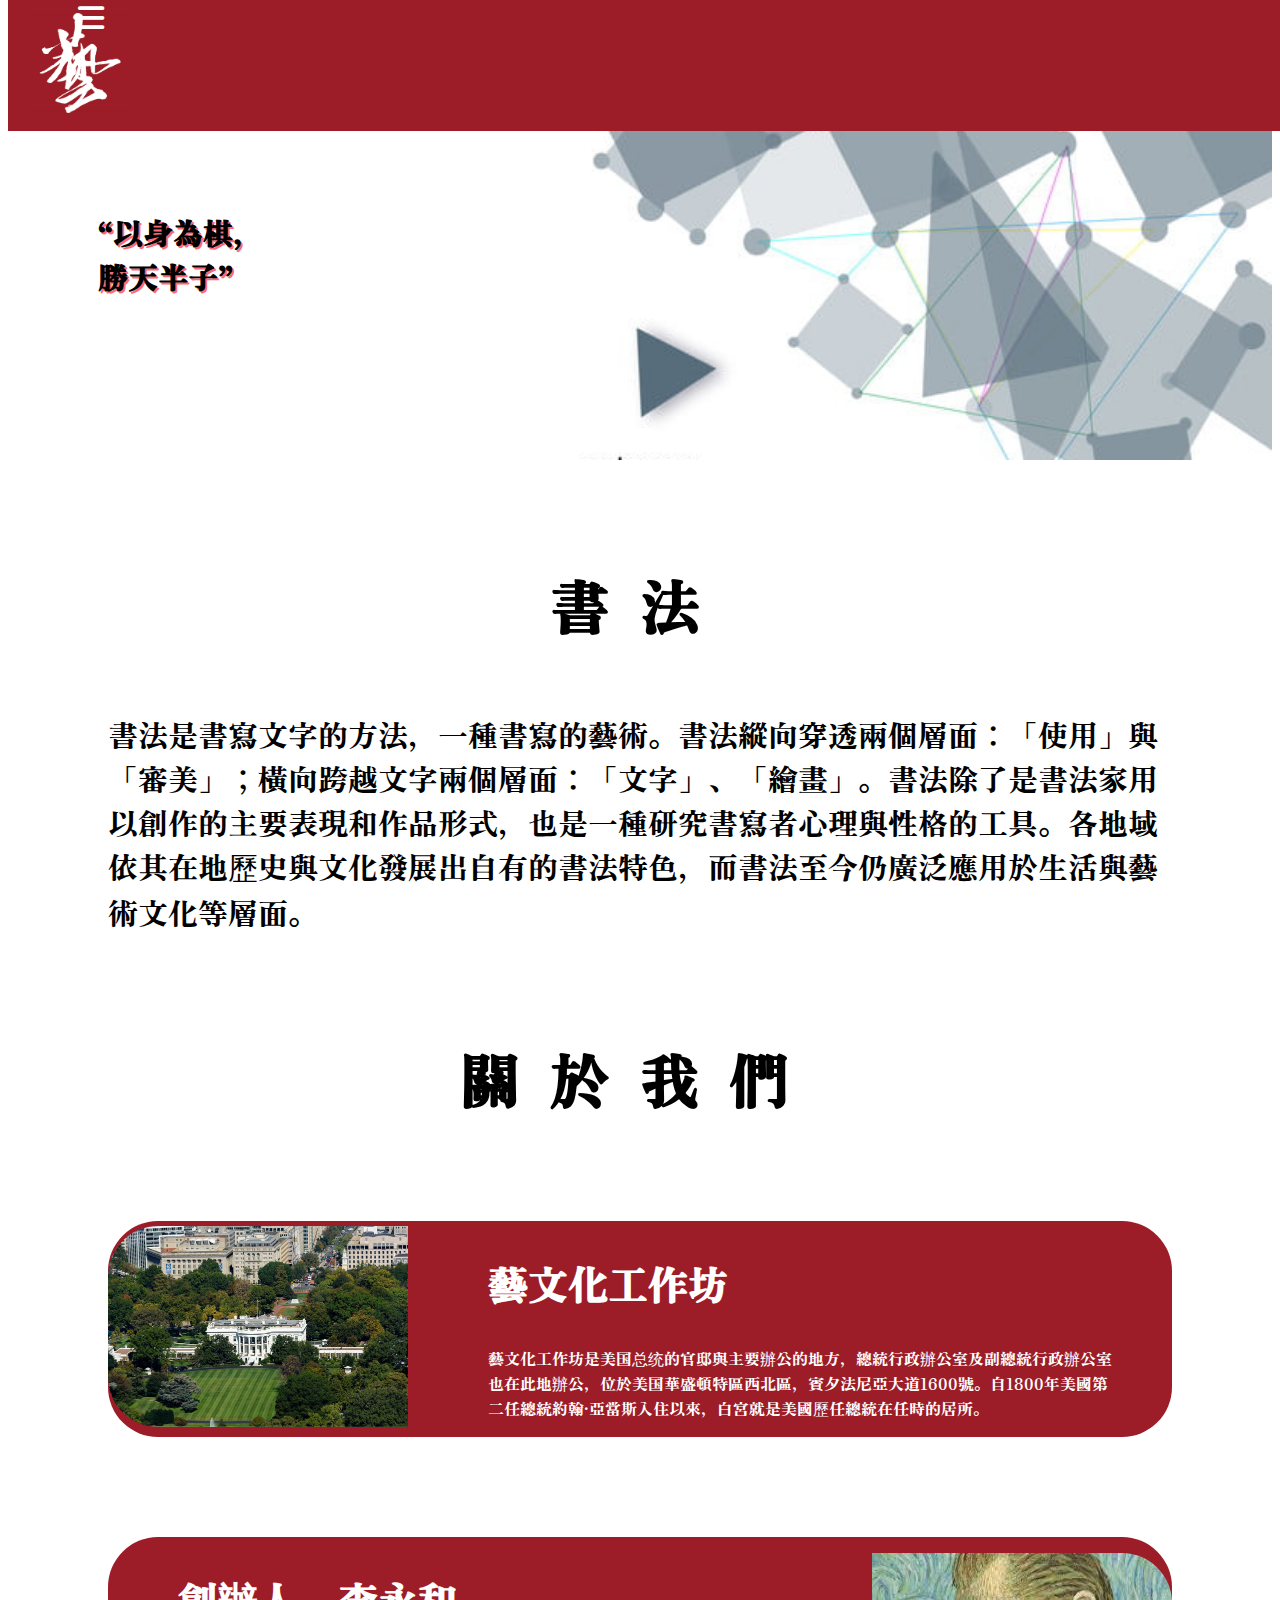
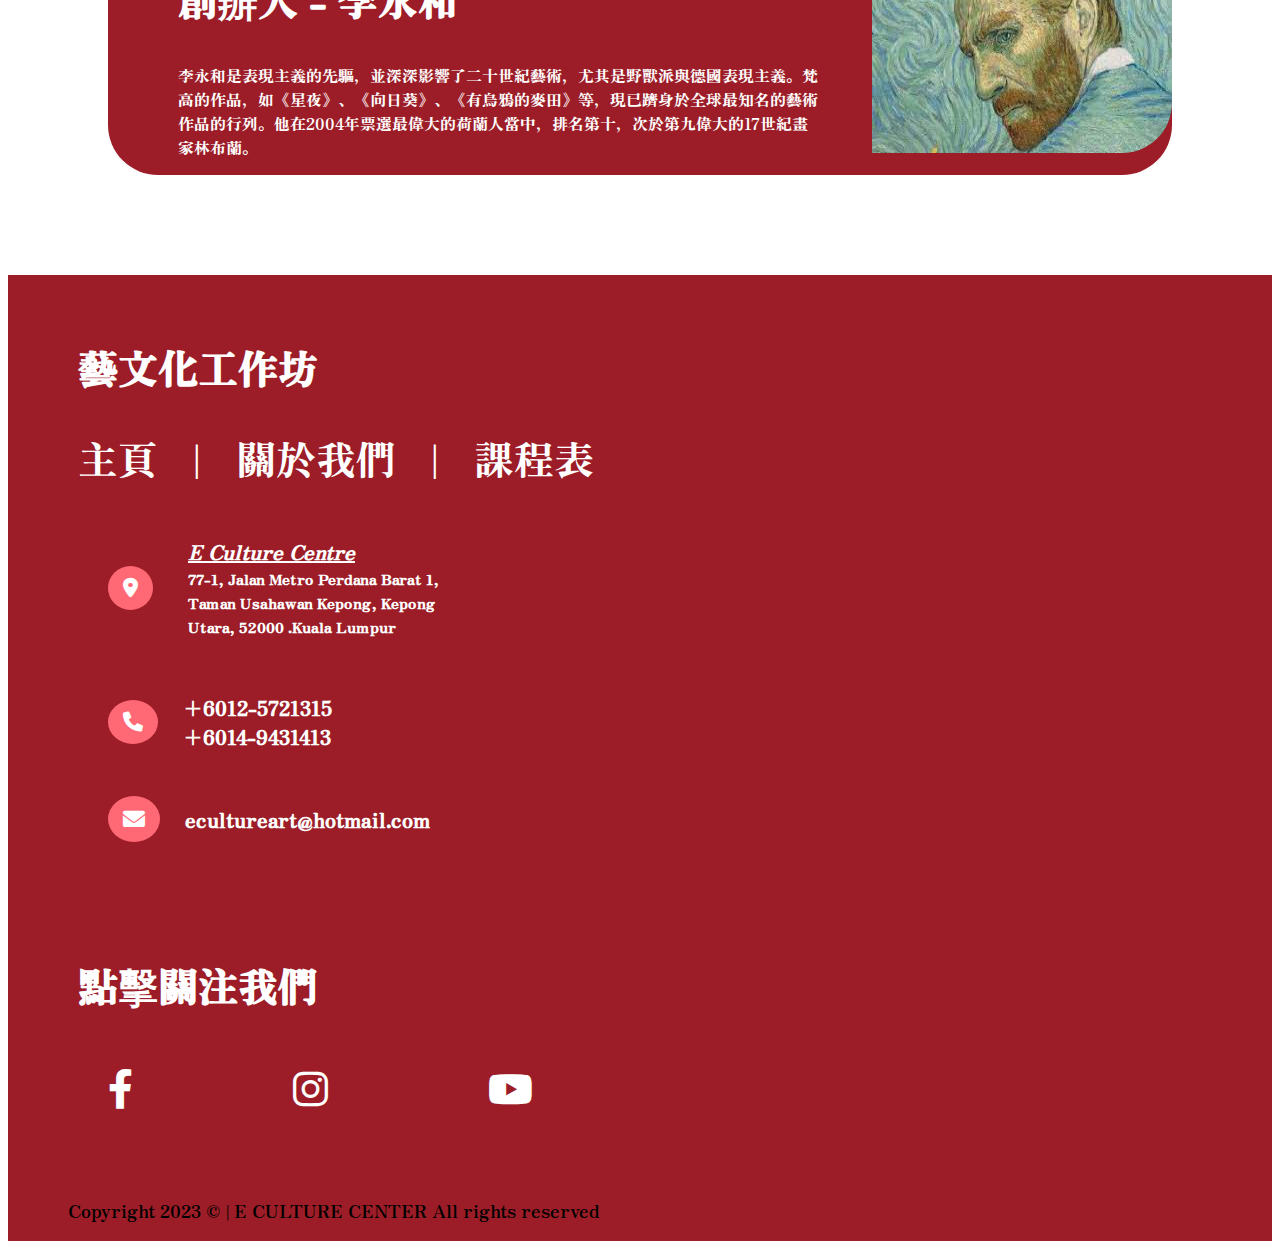
<file: index.html>
<!DOCTYPE html>
<html lang="zh-Hant">
<head>
    <meta charset="UTF-8">
    <meta name="viewport" content="width=device-width, initial-scale=1.0">
    <title>E Culture Center</title>
    <link href="https://cdn.jsdelivr.net/npm/bootstrap@5.3.2/dist/css/bootstrap.min.css" rel="stylesheet" integrity="sha384-T3c6CoIi6uLrA9TneNEoa7RxnatzjcDSCmG1MXxSR1GAsXEV/Dwwykc2MPK8M2HN" crossorigin="anonymous">
    <link href="nav_foo.css" rel="stylesheet">
    <link href="content.css" rel="stylesheet">
    <link rel="preconnect" href="https://fonts.googleapis.com">
    <link rel="preconnect" href="https://fonts.gstatic.com" crossorigin>
    <link href="https://fonts.googleapis.com/css2?family=Libre+Baskerville&family=Noto+Sans+Old+Permic&family=Zen+Antique+Soft&display=swap" rel="stylesheet">
    <link rel="stylesheet" href="https://cdnjs.cloudflare.com/ajax/libs/font-awesome/6.0.0-beta3/css/all.min.css">
</head>
<style>
    body{
        width: auto;
        font-family: 'Zen Antique Soft', 'Times New Roman', Times, serif;
    }
</style>
<body>
<!--Navbar-->
    <nav class="navbar">
        <a><img src="./images/ecc_logo.png" alt="logo" class="ecc_logo"></a>
        <i class="fas fa-bars" id="bars-icon"></i>
        <div class="nav-section" id="nav_section">
            <a class="nav-btn" id="mainpage-nav">主頁</a>
            <a class="nav-btn" id="about-us-nav">關於我們</a>
            <a class="nav-btn" id="timetable-nav">課程表</a>
        </div>
    </nav>
    
<!--Slogan & Banner(Banner called in CSS)-->
    <div id="slogan">
        <h2>
            “以身為棋，<br/>勝天半子”
        </h2>
    </div>
<!--Calligraphy Intro-->
    <div class="calligraphy-intro">
        <h1>書法</h1>
        <p>書法是書寫文字的方法，一種書寫的藝術。書法縱向穿透兩個層面：「使用」與「審美」；橫向跨越文字兩個層面：「文字」、「繪畫」。書法除了是書法家用以創作的主要表現和作品形式，也是一種研究書寫者心理與性格的工具。各地域依其在地歷史與文化發展出自有的書法特色，而書法至今仍廣泛應用於生活與藝術文化等層面。</p>
    </div>
<!--About Us-->
    <div class = "about-us-section">
    <div class = "about-us-title"><h1>關於我們</h1></div>
<!--E Culture Center Location Introduce-->
        <div class="ecc-location-intro">
            <div class="ecc-location-image">
                <img src="./images/white-house.jpg" rel="Location_Images"/>
            </div>
            <div class="ecc-location-text">
                <h2>藝文化工作坊</h2>
                <p><span>藝文化工作坊</span>是美国总统的官邸與主要辦公的地方，總統行政辦公室及副總統行政辦公室也在此地辦公，位於美国華盛頓特區西北區，賓夕法尼亞大道1600號。自1800年美國第二任總統約翰·亞當斯入住以來，白宮就是美國歷任總統在任時的居所。</p>
            </div>
        </div>
<!--Founder-Intro-->
        <div class="founder-intro">
            <div class="founder-intro-text">
                <h2>創辦人 - 李永和</h2>
                <p><span>李永和</span>是表現主義的先驅，並深深影響了二十世紀藝術，尤其是野獸派與德國表現主義。梵高的作品，如《星夜》、《向日葵》、《有烏鴉的麥田》等，現已躋身於全球最知名的藝術作品的行列。他在2004年票選最偉大的荷蘭人當中，排名第十，次於第九偉大的17世紀畫家林布蘭。</p>
            </div>
            <div class="founder-intro-image">
                <img src="./images/vangolf-sample.jpg" rel="Location_Images"/>
            </div>
        </div>
    </div>
<!--Footer-->
    <footer class="footer">
        <div class="footer-column-1">
            <h2 id="footer-title" style="font-weight: bold;">藝文化工作坊</h2>
            <div class = "footer-navbar">
                <a class="footer-column-1-btn">主頁</a>
                <span>|</span>
                <a class="footer-column-1-btn">關於我們</a>
                <span>|</span>
                <a class="footer-column-1-btn">課程表</a>
            </div>
        </div>
        <div class="footer-copyright-text">
            <p>Copyright 2023 © | E CULTURE CENTER All rights reserved</p>
        </div>
        
        <div class="footer-column-2-btn" id="footer-location">
            <i class="fa-solid fa-location-dot" id="footer-location-icon"></i>
            <div>
                <a> 
                <span style="font-weight: bold; font-size: 20px; font-style: italic; text-decoration: underline;">E Culture Centre</span><br/>
                77-1, Jalan Metro Perdana Barat 1,<br/>
                Taman Usahawan Kepong, Kepong<br/>
                Utara, 52000 .Kuala Lumpur
                </a>
            </div>
        </div>
        <div class="footer-column-2-btn" id="footer-phone">
            <i class="fa-solid fa-phone" id="footer-phone-icon"></i>
            <p>
            +6012-5721315<br/>
            +6014-9431413
            </p>
        </div>
        <div class="footer-column-2-btn" id="footer-email">
            <i class="fa-solid fa-envelope" id="footer-email-icon" style="font-size: 22px;"></i>
            <a href="mailto: ecultureart@hotmail.com">
            ecultureart@hotmail.com
            </a>
        </div>
        
        <div class="footer-column-3">
            <h2 style="font-weight: bold;">點擊關注我們</h2>
            <div id="footer-column-3-icons">
                <i class="fa-brands fa-facebook-f footer-column-3-btn" id="footer-fb"></i>
                <i class="fa-brands fa-instagram footer-column-3-btn" id="footer-ig"></i>
                <i class="fa-brands fa-youtube footer-column-3-btn" id="footer-yt"></i>
            </div>
        </div>
    </footer>
    <script src="mainpage.js"></script>
</body>
</html>
</file>
<file: nav_foo.css>
/***Nav-Bar***/
.navbar{
    width:100%;
    background-color: #9C1D27;
    padding: 20px 0px;
    position: fixed; /* Add this to make the navbar fixed */
    top: 0; /* Stick it to the top of the viewport */
    z-index: 2; /* Ensure it's above other elements */
}

.ecc_logo{
    position: relative;
    width: 100px;
    height: 100px;
    left: 80px;
}

.nav-section{
    display: flex;
    align-items: center;
    gap: 30px;
    margin-right: 200px;
    font-size: 30px; 
    z-index: 1;
}

.nav-btn{
    color: white;
    text-decoration: none;
    padding: 20px 42px;
    border-radius: 35px;
}

.nav-btn:hover{
    background-color: #ff3142;
    cursor: pointer;
}

#bars-icon {
    display: none;
    position: relative;
    right: 50px;
    font-size: 30px;
    color: white;
}

/***Footer***/
.footer{
    width: 100%;
    display: grid;
    background-color: #9C1D27;
    color:white;
    grid-template-columns: 1fr 1fr 1fr;
    grid-template-rows: 1fr 1fr 1fr;
}

.footer-column-1{
    position: relative;
    left: 100px;
    margin-top: 30px;
    display: flex;
    flex-direction: column;
    justify-content: center;
}

.footer-column-1-btn{
    text-decoration: none;
    color: white;
    font-size: 20px;
}

.footer-navbar span{
    font-size: 20px;
}

.footer-column-1-btn:hover{
    color:#ff6976;
    cursor: pointer;
}
.footer-copyright-text{
    margin-top: 20px;
    color: black;
    grid-area: 2/1/3/2;
    position: relative;
    left: 100px
}

#footer-location{
    display: flex;
    align-items: center;
    gap:35px;
    /*margin-top: ;*/
    position: relative;
    top: 20px; 
    left:200px;
}
#footer-location-icon, #footer-phone-icon, #footer-email-icon{
    background-color: #ff6976;
    padding: 12px 15px;
    font-size: 20px;
    border-radius: 50%;
}
#footer-phone{
    display: flex;
    align-items: center;
    position: relative;
    top: 15px;
    left:200px;
    gap:25px;
    grid-area: 2/2/3/3;
}

#footer-email{
    display: flex;
    align-items: center;
    position: relative;
    left:200px;
    gap:25px;
    grid-area: 3/2/4/3;
}

.footer-column-2-btn a{
    color:white;
    text-decoration: none;
}

.footer-column-3{
    margin-top: 40px ;
    margin-left: 200px;
}

#footer-column-3-icons{
    display: flex;
    font-size: 30px;
    margin-top: 20px;
    gap:30px;
}
.footer-column-3-btn{
    border-radius: 10px;
    padding: 12px 16px;
}
.footer-column-3-btn:hover{
    background-color: #ff6976;
}

@media (max-width: 1300px){

    /***Navbar***/
    .navbar {
        display: flex;
        padding: 3px 0px;
        gap: 0px;
    }
    .nav-section {
        position: absolute;
        top: 100%;
        left: 0;
        margin-right: 0px; /* This line is relevant */
        background-color: #9C1D27;
        display: none;
        flex-direction: column;
        align-items: flex-start;
        z-index: 2;
    }
    .ecc_logo{
        left: 10px;
        padding: 10px;
    }
    #bars-icon{
        display: flex;
    }
    .show-nav-section{
        display: flex;
        flex-direction: column;
        width: 100%;
        margin: auto !important;
        padding: auto;
        z-index: 2;
        gap: 0px;
        #mainpage-nav{
            border-top: 8px ridge #ff3142;
        }
        .nav-btn{
            display: flex;
            text-align: center;
            font-size: 40px;
            font-weight: bold;
            height: 90px;
            letter-spacing: 30px;
            width: 100%;
            justify-content: center;
            align-items: center;
            border-radius: 0px;
        }
        .nav-btn:hover{
            background-color: #ff3142;
            width: 100%;
            border-radius: 0%;
        }
        #timetable-nav{
            border-bottom: 5px solid #ff3142;
        }
    }
    
    /***Footer***/
    .footer{
        display: flex;
        flex-direction: column;
        
    }
    .footer-column-1{
        margin-left: 70px;
        left:0px;
    }
    h2{
        font-size: 40px;
    }
    .footer-navbar{
        display: flex;
        gap:35px
    }
    .footer-column-1-btn{
        font-size: 40px;
    }
    .footer-navbar span{
        font-size: 40px;
    }
    .footer-copyright-text{
        margin-left: 60px;
        left:0px;
        font-size: 18px;
        order:1;
    }
    #footer-location{
        margin-top: 30px;
        margin-bottom:40px;
        margin-left: 100px;
        left: 0px;
    }
    #footer-location a {
        font-weight: bold;
        font-size: 15px;
    }
    #footer-location a span {
        font-size: 20px !important; 
    }
    #footer-phone{
        margin-bottom:40px;
        margin-left: 100px;
        left: 0px;
    }
    #footer-phone p{
        font-weight: bold;
        font-size: 20px;
    }
    #footer-email{
        margin-bottom:40px;
        margin-left: 100px;
        left: 0px;
        padding-right: auto;
    }
    #footer-email a{
        font-weight: bold;
        font-size: 20px;
    }
    .footer-column-3{
        margin-left: 70px;
        margin-bottom: 30px;
    }
    #footer-column-3-icons{
        gap: 100px
    }
    .footer-column-3-btn{
        padding: 20px 30px;
        font-size: 40px;
    }
}

@media(max-width:500px){
    .footer-column-1{
        margin-left: 10px;
    }
    .footer-navbar{
        gap:10px
    }
    .footer-column-1-btn, .footer-navbar span{
        font-size: 20px;
    }
    .footer-copyright-text{
        margin-left: 0px;
        font-size: 10px;
        text-align: center;
    }
    #footer-location{
        margin-left: 10px;
        left: 0px;
    }
    #footer-location a {
        font-weight: bold;
        font-size: 12px;
    }
    #footer-location a span{
        font-size: 15px;
    }
    #footer-phone{
        margin-left: 10px;
    }
    #footer-phone p{
        font-size: 18px;
    }
    #footer-email{
        margin-bottom:40px;
        margin-left: 10px;
        left: 0px;
        padding-right: auto;
    }
    #footer-email a{
        font-size: 15px;
    }
    .footer-column-3{
        margin-left: 10px;
    }
    #footer-column-3-icons{
        gap: 10px
    }
    .footer-column-3-btn{
        font-size: 30px;
    }
}
</file>
<file: content.css>
/***Slogan & Banner***/
#slogan{
    display:flex;
    background-image: url(./images/banner_example.jpg);
    background-size: 100%;
    background-repeat: no-repeat;
    background-attachment: initial;
    margin-top: 139px;
    height: 62vh;
}

#slogan h2{
    padding-left: 150px;
    padding-top: 150px;
    font-size: 40px;
    text-shadow: 2px 2px 0px #ff6976;
}

/***Calligraphy Intro***/
.calligraphy-intro{
    margin: 100px
}

.calligraphy-intro h1{
    font-size: 60px;
    text-align:center;
    letter-spacing: 30px;
    padding-bottom: 25px
}

.calligraphy-intro p{
    font-size: 30px;
}
/***About Us***/
.about-us-title h1{
    letter-spacing: 30px;
    display: flex;
    font-size: 60px;
    justify-content: center;
}
/***E Culture Center Location Introduce***/
.ecc-location-intro{
    display: flex;
    gap: 30px;
    margin: 100px;
    align-items: center;
    background-color: #9C1D27;
    border-radius: 50px;
}

.ecc-location-image img{
    width:300px;
    border-radius: 50px 0 0 50px;
}

.ecc-location-text{
    margin: 0px 50px;
    color: white;
}
/***Founder-Intro***/
.founder-intro{
    display: flex;
    gap: 30px;
    margin: 100px;
    align-items: center;
    background-color: #9C1D27;
    border-radius: 50px;
}

.founder-intro-image img{
    width:300px;
    height:200px;
    border-radius: 0 50px 50px 0;
}

.founder-intro-text{
    margin-right: 20px;
    margin-left: 70px;
    color: white;
}
@media (max-width:700px){
    #slogan{
        margin-top: 100px;
        height: 30vh;
    }
    #slogan h2{
        padding-top: 85px;
        padding-left: 50px;
        font-size: 25px;
    }
}
@media(max-width:1000px){
    .calligraphy-intro{
        margin-top: 0px
    }
    .ecc-location-intro{
        flex-direction: column;
    }
    .ecc-location-image img{
        width: 100%;
        text-align: center;
        border-radius: 50px 50px 0 0;
    }
    .ecc-location-text{
        margin-bottom: 40px;
    }
    .founder-intro{
        flex-direction: column;
    }

    .founder-intro-image img{
        width:100%;
        height: 300px;
        text-align: center;
        border-radius: 50px 50px 0 0;
    }

    .founder-intro-text{
        margin: 0 50px 40px 50px;
        order: 1;
    }
    .ecc-location-text h2, .founder-intro-text h2{
        margin-bottom: 30px;
    }
}

@media(max-width:1300px){
    /***Slogan & Banner***/
    #slogan{
        margin-top: 100px;
        height: 40vh;
    }
    #slogan h2{
        padding-top: 85px;
        padding-left: 90px;
        font-size: 30px;
    }
}
</file>
